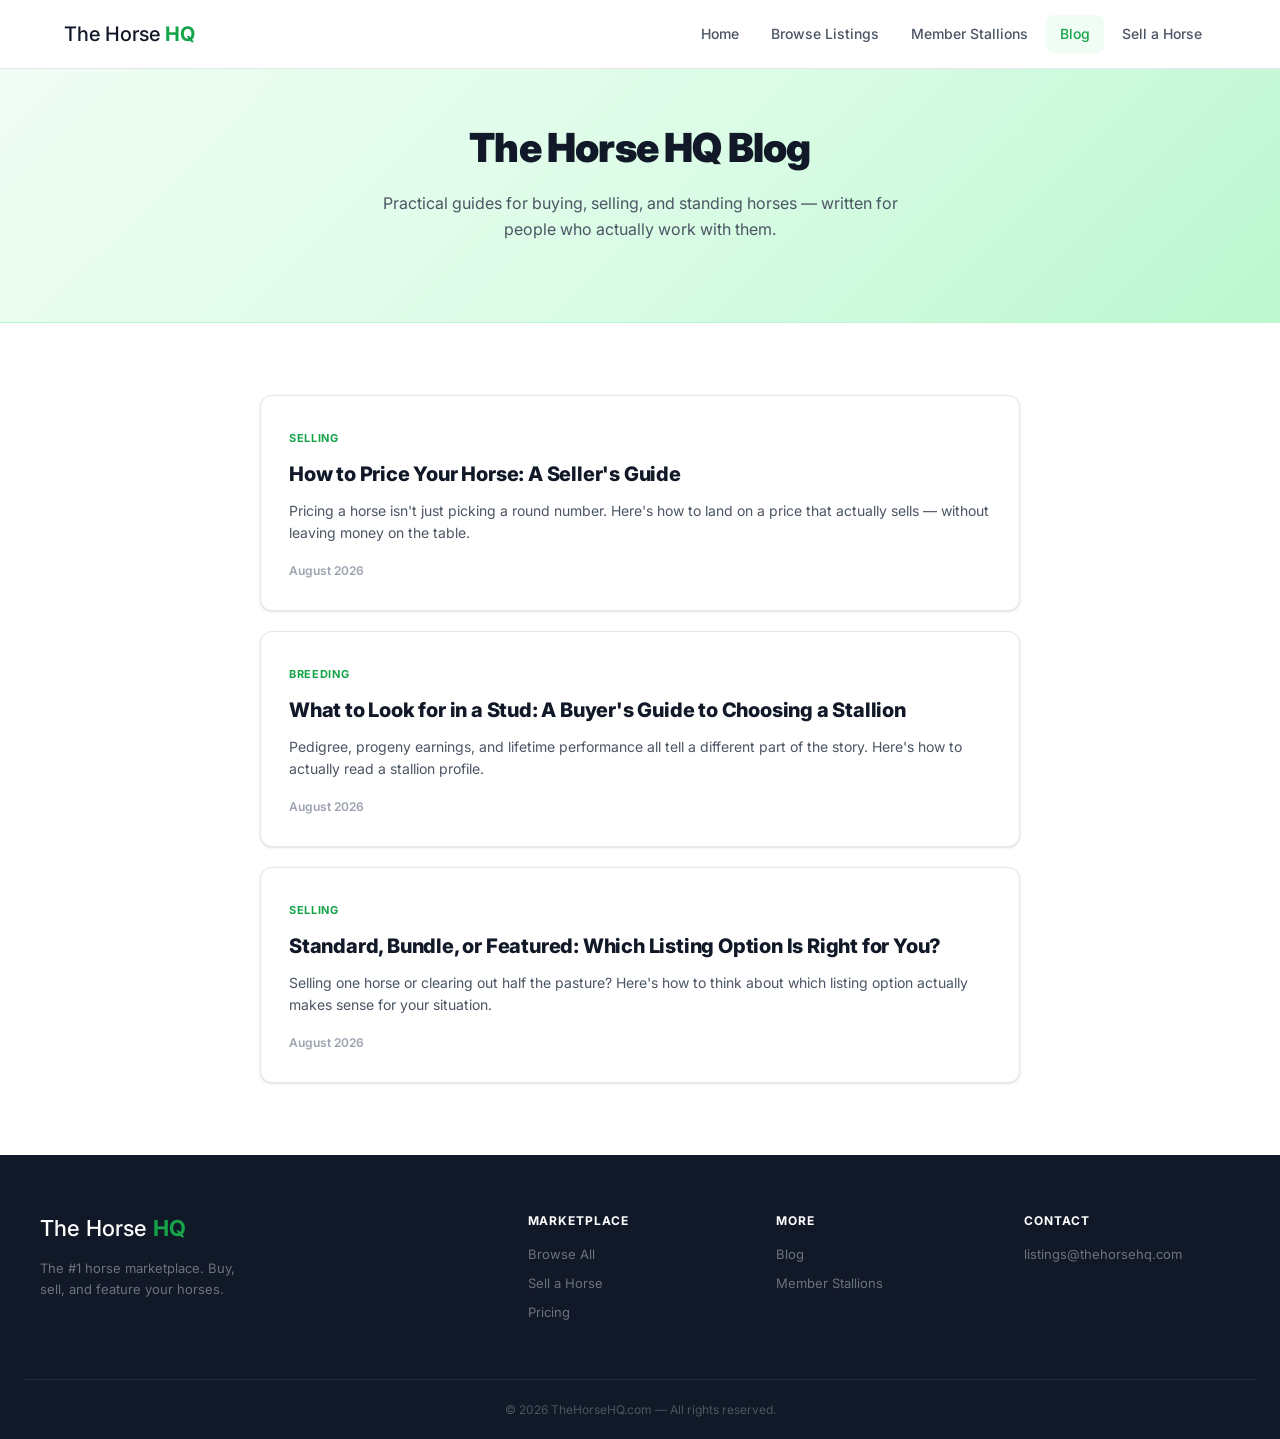
<file: blog/index.html>
<!DOCTYPE html>
<html lang="en">
<head>
  <meta charset="UTF-8">
  <meta name="viewport" content="width=device-width, initial-scale=1.0">
  <title>Blog — The Horse HQ</title>
  <meta name="description" content="Guides on pricing, buying, and selling horses — from The Horse HQ, the marketplace for Racing Quarter Horses, Thoroughbreds, ranch horses, stallions, and more.">
  <link rel="icon" href="../favicon.svg" type="image/svg+xml">
  <meta property="og:type" content="website">
  <meta property="og:site_name" content="The Horse HQ">
  <meta property="og:title" content="Blog — The Horse HQ">
  <meta property="og:description" content="Guides on pricing, buying, and selling horses from The Horse HQ.">
  <meta property="og:url" content="https://thehorsehq.com/blog/">
  <link rel="stylesheet" href="../styles.css">
  <link rel="stylesheet" href="blog.css">
  <link href="https://fonts.googleapis.com/css2?family=Inter:wght@400;500;600;700;800;900&display=swap" rel="stylesheet">
</head>
<body>

  <header class="site-header">
    <div class="header-inner">
      <a href="/" class="logo">
        <span class="logo-text">The Horse <strong>HQ</strong></span>
      </a>
      <nav class="main-nav">
        <a href="/">Home</a>
        <a href="/#listings">Browse Listings</a>
        <a href="/#stallions">Member Stallions</a>
        <a href="index.html" class="active-nav">Blog</a>
        <a href="/#submit">Sell a Horse</a>
      </nav>
    </div>
  </header>

  <section class="hero blog-hero">
    <div class="hero-inner">
      <h1>The Horse HQ Blog</h1>
      <p>Practical guides for buying, selling, and standing horses — written for people who actually work with them.</p>
    </div>
  </section>

  <section class="section">
    <div class="section-inner">
      <div class="blog-list">

        <a class="blog-card" href="how-to-price-your-horse.html">
          <div class="blog-card-body">
            <span class="card-category">Selling</span>
            <h2>How to Price Your Horse: A Seller's Guide</h2>
            <p>Pricing a horse isn't just picking a round number. Here's how to land on a price that actually sells — without leaving money on the table.</p>
            <span class="blog-card-date">August 2026</span>
          </div>
        </a>

        <a class="blog-card" href="stallion-buying-guide.html">
          <div class="blog-card-body">
            <span class="card-category">Breeding</span>
            <h2>What to Look for in a Stud: A Buyer's Guide to Choosing a Stallion</h2>
            <p>Pedigree, progeny earnings, and lifetime performance all tell a different part of the story. Here's how to actually read a stallion profile.</p>
            <span class="blog-card-date">August 2026</span>
          </div>
        </a>

        <a class="blog-card" href="standard-bundle-or-featured.html">
          <div class="blog-card-body">
            <span class="card-category">Selling</span>
            <h2>Standard, Bundle, or Featured: Which Listing Option Is Right for You?</h2>
            <p>Selling one horse or clearing out half the pasture? Here's how to think about which listing option actually makes sense for your situation.</p>
            <span class="blog-card-date">August 2026</span>
          </div>
        </a>

      </div>
    </div>
  </section>

  <footer class="site-footer">
    <div class="footer-inner">
      <div class="footer-brand">
        <span class="logo-text">The Horse <strong>HQ</strong></span>
        <p>The #1 horse marketplace. Buy, sell, and feature your horses.</p>
      </div>
      <div class="footer-links">
        <div>
          <h4>Marketplace</h4>
          <a href="/#listings">Browse All</a>
          <a href="/#submit">Sell a Horse</a>
          <a href="/#pricing">Pricing</a>
        </div>
        <div>
          <h4>More</h4>
          <a href="index.html">Blog</a>
          <a href="/#stallions">Member Stallions</a>
        </div>
        <div>
          <h4>Contact</h4>
          <a href="mailto:listings@thehorsehq.com">listings@thehorsehq.com</a>
        </div>
      </div>
    </div>
    <div class="footer-bottom">
      <p>&copy; 2026 TheHorseHQ.com — All rights reserved.</p>
    </div>
  </footer>

</body>
</html>
</file>
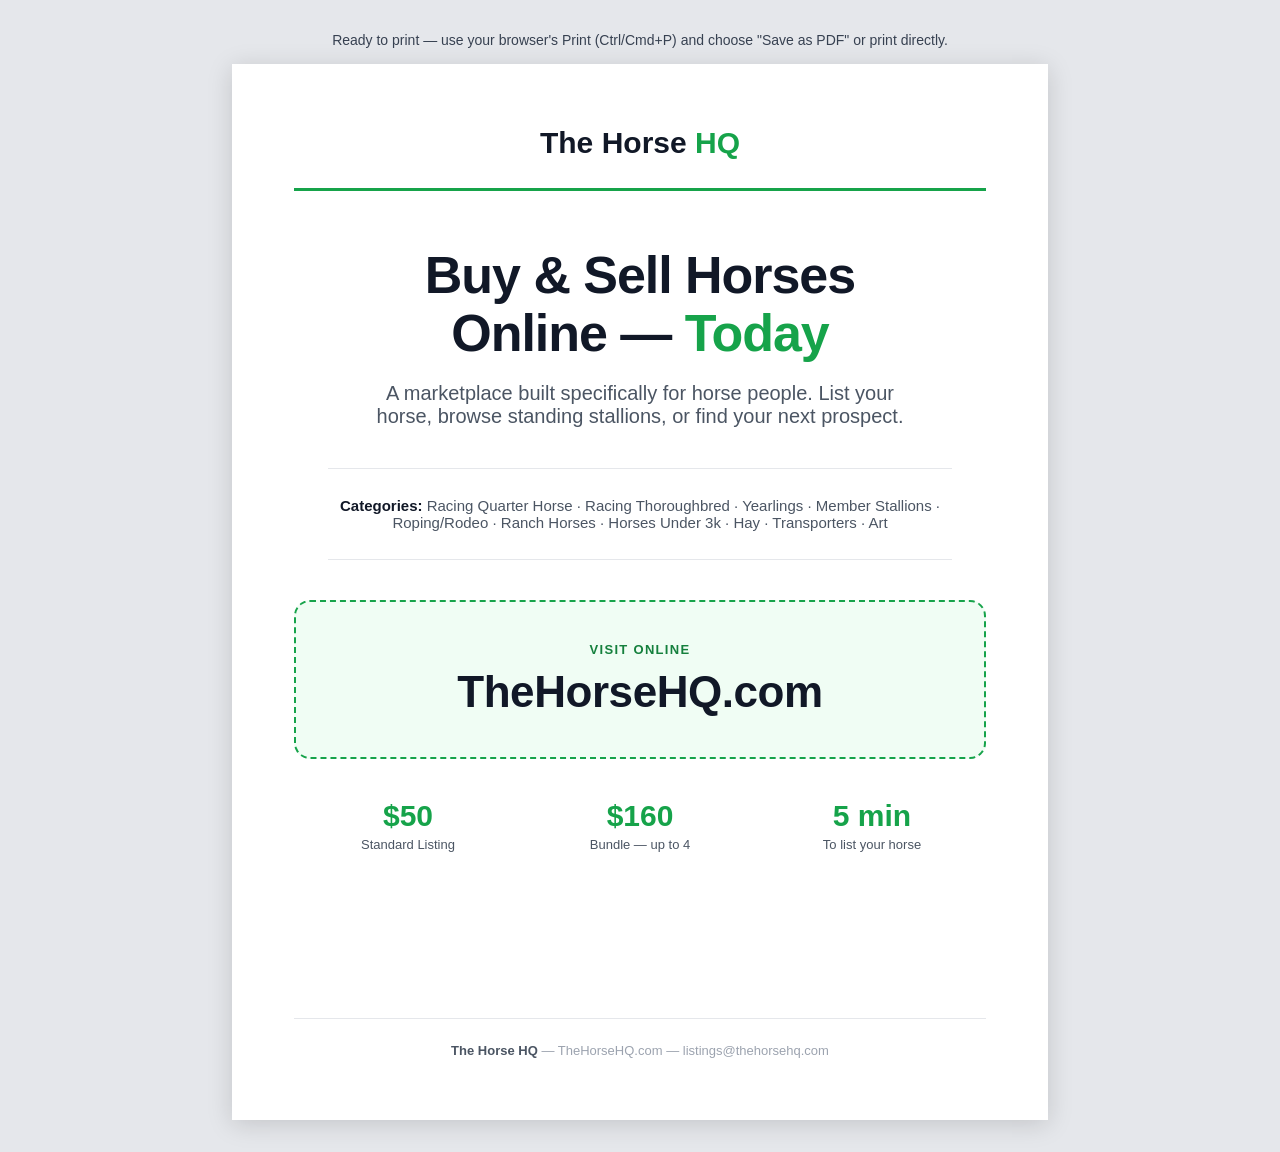
<file: flyer.html>
<!DOCTYPE html>
<html lang="en">
<head>
<meta charset="UTF-8">
<meta name="viewport" content="width=device-width, initial-scale=1.0">
<title>The Horse HQ — Printable Flyer</title>
<link rel="icon" href="favicon.svg" type="image/svg+xml">
<style>
  :root {
    --green: #16a34a;
    --green-dark: #15803d;
    --green-bg: #f0fdf4;
    --gray-900: #111827;
    --gray-600: #4b5563;
    --gray-400: #9ca3af;
  }

  * { box-sizing: border-box; margin: 0; padding: 0; }

  body {
    font-family: 'Segoe UI', Arial, Helvetica, sans-serif;
    background: #e5e7eb;
    display: flex;
    justify-content: center;
    padding: 32px 16px;
  }

  .page {
    width: 8.5in;
    min-height: 11in;
    background: #fff;
    box-shadow: 0 4px 24px rgba(0,0,0,0.15);
    padding: 0.65in;
    display: flex;
    flex-direction: column;
  }

  .print-hint {
    max-width: 8.5in;
    margin: 0 auto 16px;
    text-align: center;
    font-family: 'Segoe UI', Arial, sans-serif;
    color: #374151;
    font-size: 14px;
  }

  .flyer-header {
    text-align: center;
    padding-bottom: 28px;
    border-bottom: 3px solid var(--green);
  }

  .flyer-logo {
    font-size: 30px;
    font-weight: 800;
    color: var(--gray-900);
  }

  .flyer-logo strong { color: var(--green); }

  .flyer-hero {
    text-align: center;
    padding: 56px 0 40px;
  }

  .flyer-hero h1 {
    font-size: 52px;
    font-weight: 900;
    color: var(--gray-900);
    letter-spacing: -0.02em;
    line-height: 1.1;
    margin-bottom: 20px;
  }

  .flyer-hero h1 span { color: var(--green); }

  .flyer-hero p {
    font-size: 20px;
    color: var(--gray-600);
    max-width: 5.5in;
    margin: 0 auto;
  }

  .flyer-categories {
    text-align: center;
    font-size: 15px;
    color: var(--gray-600);
    padding: 28px 0;
    margin: 0 auto 40px;
    max-width: 6.5in;
    border-top: 1px solid #e5e7eb;
    border-bottom: 1px solid #e5e7eb;
  }

  .flyer-categories strong { color: var(--gray-900); }

  .flyer-url-box {
    background: var(--green-bg);
    border: 2px dashed var(--green);
    border-radius: 16px;
    text-align: center;
    padding: 40px 20px;
    margin-bottom: 40px;
  }

  .flyer-url-box .label {
    font-size: 13px;
    font-weight: 700;
    text-transform: uppercase;
    letter-spacing: 0.1em;
    color: var(--green-dark);
    margin-bottom: 10px;
  }

  .flyer-url-box .url {
    font-size: 44px;
    font-weight: 900;
    color: var(--gray-900);
    letter-spacing: -0.01em;
  }

  .flyer-pricing {
    display: flex;
    justify-content: center;
    gap: 40px;
    text-align: center;
    margin-bottom: auto;
    padding-bottom: 40px;
  }

  .flyer-pricing div { flex: 1; max-width: 2in; }

  .flyer-pricing .amount {
    font-size: 30px;
    font-weight: 900;
    color: var(--green);
  }

  .flyer-pricing .label {
    font-size: 13px;
    color: var(--gray-600);
    margin-top: 4px;
  }

  .flyer-footer {
    text-align: center;
    padding-top: 24px;
    border-top: 1px solid #e5e7eb;
    font-size: 13px;
    color: var(--gray-400);
  }

  .flyer-footer strong { color: var(--gray-600); }

  @media print {
    body { background: #fff; padding: 0; }
    .print-hint { display: none; }
    .page { box-shadow: none; padding: 0.4in; width: 100%; min-height: 100vh; }
    @page { size: letter; margin: 0.4in; }
  }
</style>
</head>
<body>

  <div>
    <p class="print-hint">Ready to print — use your browser's Print (Ctrl/Cmd+P) and choose "Save as PDF" or print directly.</p>

    <div class="page">
      <div class="flyer-header">
        <div class="flyer-logo">The Horse <strong>HQ</strong></div>
      </div>

      <div class="flyer-hero">
        <h1>Buy & Sell Horses<br>Online — <span>Today</span></h1>
        <p>A marketplace built specifically for horse people. List your horse, browse standing stallions, or find your next prospect.</p>
      </div>

      <div class="flyer-categories">
        <strong>Categories:</strong> Racing Quarter Horse &middot; Racing Thoroughbred &middot; Yearlings &middot; Member Stallions &middot; Roping/Rodeo &middot; Ranch Horses &middot; Horses Under 3k &middot; Hay &middot; Transporters &middot; Art
      </div>

      <div class="flyer-url-box">
        <div class="label">Visit Online</div>
        <div class="url">TheHorseHQ.com</div>
      </div>

      <div class="flyer-pricing">
        <div>
          <div class="amount">$50</div>
          <div class="label">Standard Listing</div>
        </div>
        <div>
          <div class="amount">$160</div>
          <div class="label">Bundle — up to 4</div>
        </div>
        <div>
          <div class="amount">5 min</div>
          <div class="label">To list your horse</div>
        </div>
      </div>

      <div class="flyer-footer">
        <p><strong>The Horse HQ</strong> — TheHorseHQ.com — listings@thehorsehq.com</p>
      </div>
    </div>
  </div>

</body>
</html>
</file>
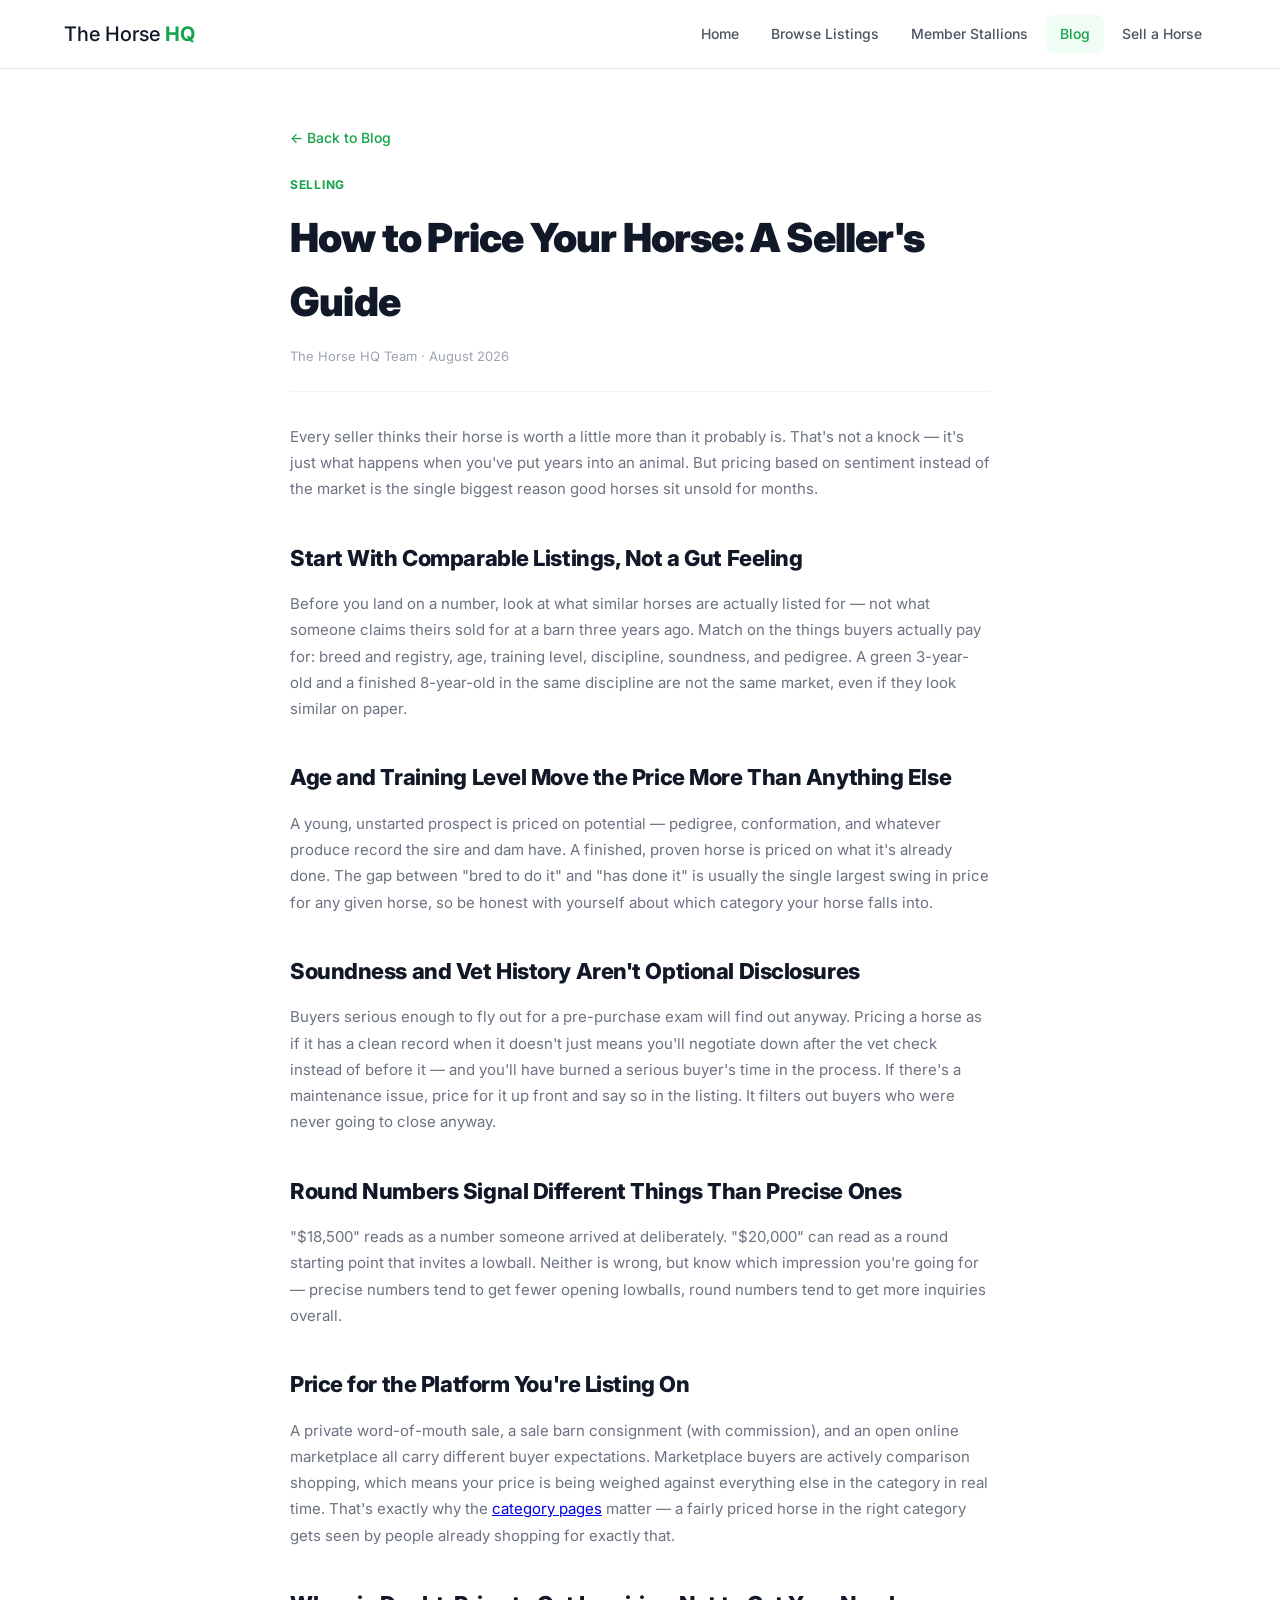
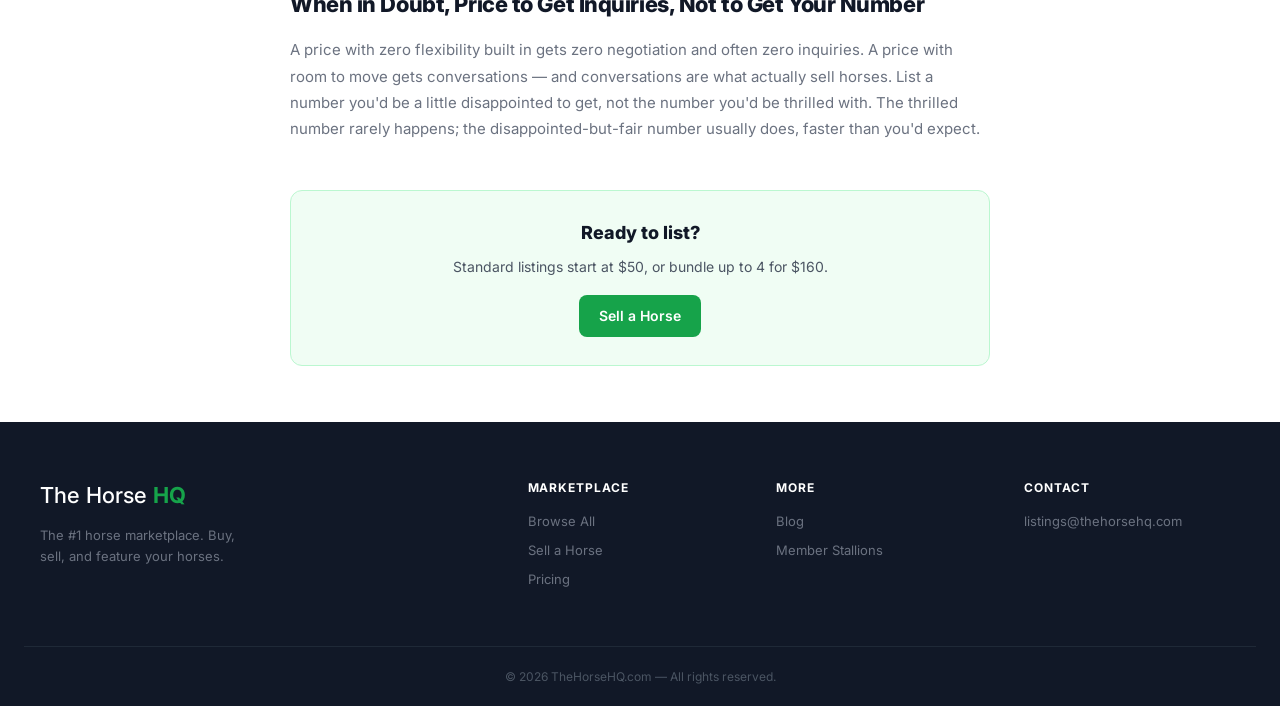
<file: blog/how-to-price-your-horse.html>
<!DOCTYPE html>
<html lang="en">
<head>
  <meta charset="UTF-8">
  <meta name="viewport" content="width=device-width, initial-scale=1.0">
  <title>How to Price Your Horse: A Seller's Guide — The Horse HQ</title>
  <meta name="description" content="Pricing a horse isn't just picking a round number. A practical guide to landing on a price that actually sells, without leaving money on the table.">
  <link rel="icon" href="../favicon.svg" type="image/svg+xml">
  <meta property="og:type" content="article">
  <meta property="og:site_name" content="The Horse HQ">
  <meta property="og:title" content="How to Price Your Horse: A Seller's Guide">
  <meta property="og:description" content="Pricing a horse isn't just picking a round number. Here's how to land on a price that actually sells.">
  <meta property="og:url" content="https://thehorsehq.com/blog/how-to-price-your-horse.html">
  <link rel="stylesheet" href="../styles.css">
  <link rel="stylesheet" href="blog.css">
  <link href="https://fonts.googleapis.com/css2?family=Inter:wght@400;500;600;700;800;900&display=swap" rel="stylesheet">
</head>
<body>

  <header class="site-header">
    <div class="header-inner">
      <a href="/" class="logo">
        <span class="logo-text">The Horse <strong>HQ</strong></span>
      </a>
      <nav class="main-nav">
        <a href="/">Home</a>
        <a href="/#listings">Browse Listings</a>
        <a href="/#stallions">Member Stallions</a>
        <a href="index.html" class="active-nav">Blog</a>
        <a href="/#submit">Sell a Horse</a>
      </nav>
    </div>
  </header>

  <section class="section blog-post-section">
    <div class="blog-post-inner">
      <div class="blog-breadcrumb"><a href="index.html">← Back to Blog</a></div>

      <span class="card-category">Selling</span>
      <h1>How to Price Your Horse: A Seller's Guide</h1>
      <div class="blog-meta">The Horse HQ Team · August 2026</div>

      <div class="blog-body">
        <p>Every seller thinks their horse is worth a little more than it probably is. That's not a knock — it's just what happens when you've put years into an animal. But pricing based on sentiment instead of the market is the single biggest reason good horses sit unsold for months.</p>

        <h2>Start With Comparable Listings, Not a Gut Feeling</h2>
        <p>Before you land on a number, look at what similar horses are actually listed for — not what someone claims theirs sold for at a barn three years ago. Match on the things buyers actually pay for: breed and registry, age, training level, discipline, soundness, and pedigree. A green 3-year-old and a finished 8-year-old in the same discipline are not the same market, even if they look similar on paper.</p>

        <h2>Age and Training Level Move the Price More Than Anything Else</h2>
        <p>A young, unstarted prospect is priced on potential — pedigree, conformation, and whatever produce record the sire and dam have. A finished, proven horse is priced on what it's already done. The gap between "bred to do it" and "has done it" is usually the single largest swing in price for any given horse, so be honest with yourself about which category your horse falls into.</p>

        <h2>Soundness and Vet History Aren't Optional Disclosures</h2>
        <p>Buyers serious enough to fly out for a pre-purchase exam will find out anyway. Pricing a horse as if it has a clean record when it doesn't just means you'll negotiate down after the vet check instead of before it — and you'll have burned a serious buyer's time in the process. If there's a maintenance issue, price for it up front and say so in the listing. It filters out buyers who were never going to close anyway.</p>

        <h2>Round Numbers Signal Different Things Than Precise Ones</h2>
        <p>"$18,500" reads as a number someone arrived at deliberately. "$20,000" can read as a round starting point that invites a lowball. Neither is wrong, but know which impression you're going for — precise numbers tend to get fewer opening lowballs, round numbers tend to get more inquiries overall.</p>

        <h2>Price for the Platform You're Listing On</h2>
        <p>A private word-of-mouth sale, a sale barn consignment (with commission), and an open online marketplace all carry different buyer expectations. Marketplace buyers are actively comparison shopping, which means your price is being weighed against everything else in the category in real time. That's exactly why the <a href="../index.html">category pages</a> matter — a fairly priced horse in the right category gets seen by people already shopping for exactly that.</p>

        <h2>When in Doubt, Price to Get Inquiries, Not to Get Your Number</h2>
        <p>A price with zero flexibility built in gets zero negotiation and often zero inquiries. A price with room to move gets conversations — and conversations are what actually sell horses. List a number you'd be a little disappointed to get, not the number you'd be thrilled with. The thrilled number rarely happens; the disappointed-but-fair number usually does, faster than you'd expect.</p>
      </div>

      <div class="blog-cta">
        <h3>Ready to list?</h3>
        <p>Standard listings start at $50, or bundle up to 4 for $160.</p>
        <a href="/#submit" class="btn btn-primary">Sell a Horse</a>
      </div>
    </div>
  </section>

  <footer class="site-footer">
    <div class="footer-inner">
      <div class="footer-brand">
        <span class="logo-text">The Horse <strong>HQ</strong></span>
        <p>The #1 horse marketplace. Buy, sell, and feature your horses.</p>
      </div>
      <div class="footer-links">
        <div>
          <h4>Marketplace</h4>
          <a href="/#listings">Browse All</a>
          <a href="/#submit">Sell a Horse</a>
          <a href="/#pricing">Pricing</a>
        </div>
        <div>
          <h4>More</h4>
          <a href="index.html">Blog</a>
          <a href="/#stallions">Member Stallions</a>
        </div>
        <div>
          <h4>Contact</h4>
          <a href="mailto:listings@thehorsehq.com">listings@thehorsehq.com</a>
        </div>
      </div>
    </div>
    <div class="footer-bottom">
      <p>&copy; 2026 TheHorseHQ.com — All rights reserved.</p>
    </div>
  </footer>

</body>
</html>
</file>
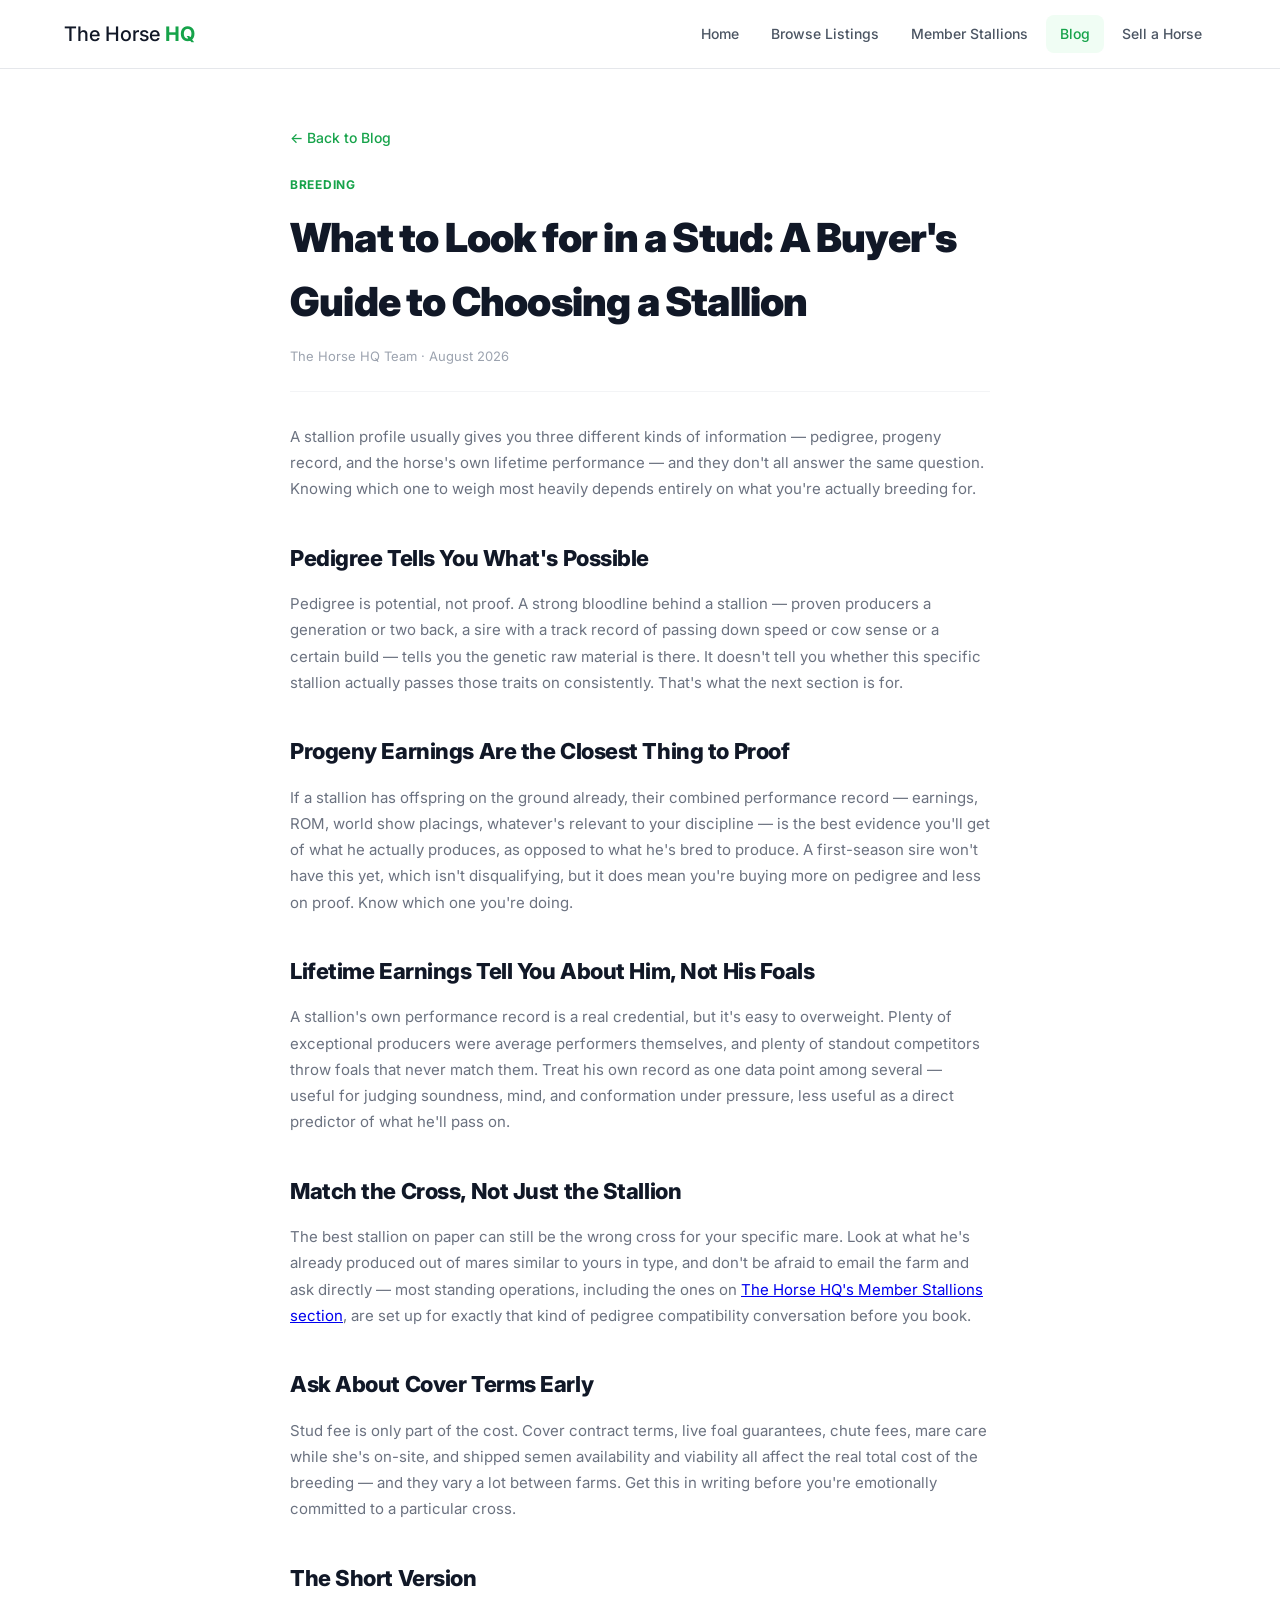
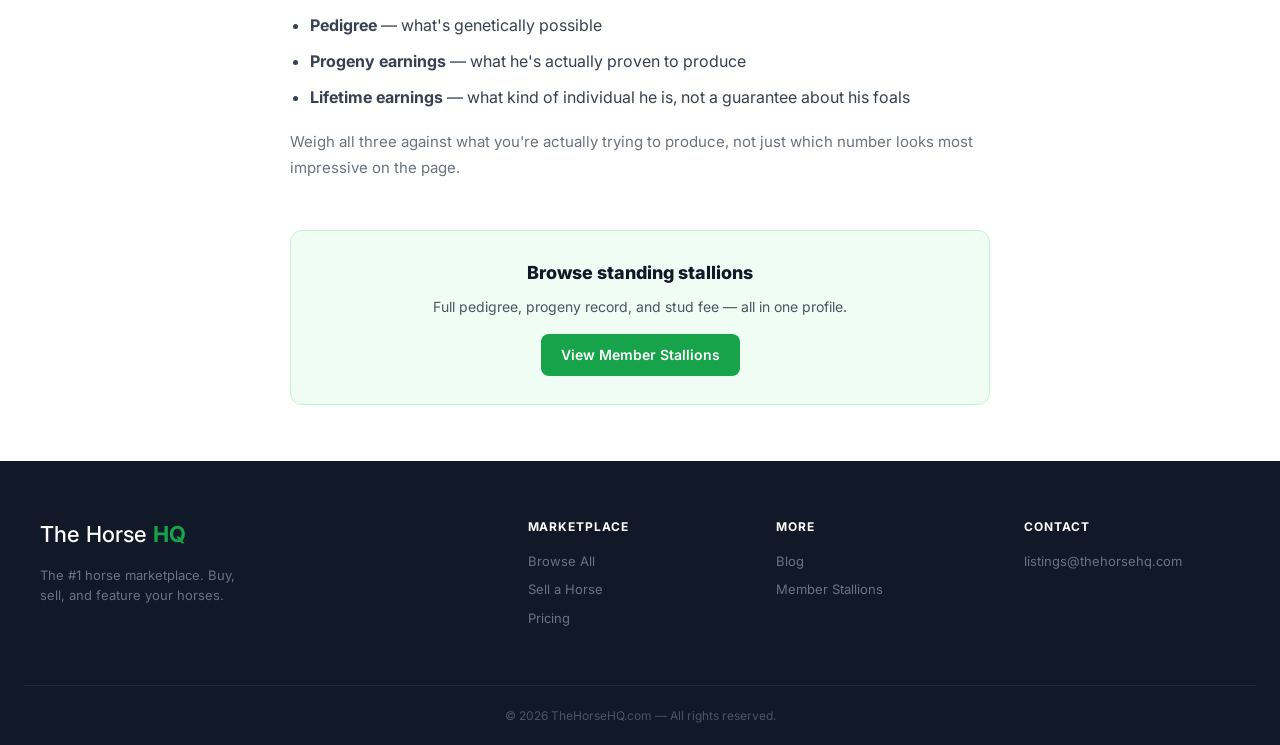
<file: blog/stallion-buying-guide.html>
<!DOCTYPE html>
<html lang="en">
<head>
  <meta charset="UTF-8">
  <meta name="viewport" content="width=device-width, initial-scale=1.0">
  <title>What to Look for in a Stud: A Buyer's Guide to Choosing a Stallion — The Horse HQ</title>
  <meta name="description" content="Pedigree, progeny earnings, and lifetime performance all tell a different part of the story. Here's how to actually read a stallion profile before you book.">
  <link rel="icon" href="../favicon.svg" type="image/svg+xml">
  <meta property="og:type" content="article">
  <meta property="og:site_name" content="The Horse HQ">
  <meta property="og:title" content="What to Look for in a Stud: A Buyer's Guide to Choosing a Stallion">
  <meta property="og:description" content="How to actually read a stallion profile — pedigree, progeny earnings, and lifetime performance.">
  <meta property="og:url" content="https://thehorsehq.com/blog/stallion-buying-guide.html">
  <link rel="stylesheet" href="../styles.css">
  <link rel="stylesheet" href="blog.css">
  <link href="https://fonts.googleapis.com/css2?family=Inter:wght@400;500;600;700;800;900&display=swap" rel="stylesheet">
</head>
<body>

  <header class="site-header">
    <div class="header-inner">
      <a href="/" class="logo">
        <span class="logo-text">The Horse <strong>HQ</strong></span>
      </a>
      <nav class="main-nav">
        <a href="/">Home</a>
        <a href="/#listings">Browse Listings</a>
        <a href="/#stallions">Member Stallions</a>
        <a href="index.html" class="active-nav">Blog</a>
        <a href="/#submit">Sell a Horse</a>
      </nav>
    </div>
  </header>

  <section class="section blog-post-section">
    <div class="blog-post-inner">
      <div class="blog-breadcrumb"><a href="index.html">← Back to Blog</a></div>

      <span class="card-category">Breeding</span>
      <h1>What to Look for in a Stud: A Buyer's Guide to Choosing a Stallion</h1>
      <div class="blog-meta">The Horse HQ Team · August 2026</div>

      <div class="blog-body">
        <p>A stallion profile usually gives you three different kinds of information — pedigree, progeny record, and the horse's own lifetime performance — and they don't all answer the same question. Knowing which one to weigh most heavily depends entirely on what you're actually breeding for.</p>

        <h2>Pedigree Tells You What's Possible</h2>
        <p>Pedigree is potential, not proof. A strong bloodline behind a stallion — proven producers a generation or two back, a sire with a track record of passing down speed or cow sense or a certain build — tells you the genetic raw material is there. It doesn't tell you whether this specific stallion actually passes those traits on consistently. That's what the next section is for.</p>

        <h2>Progeny Earnings Are the Closest Thing to Proof</h2>
        <p>If a stallion has offspring on the ground already, their combined performance record — earnings, ROM, world show placings, whatever's relevant to your discipline — is the best evidence you'll get of what he actually produces, as opposed to what he's bred to produce. A first-season sire won't have this yet, which isn't disqualifying, but it does mean you're buying more on pedigree and less on proof. Know which one you're doing.</p>

        <h2>Lifetime Earnings Tell You About Him, Not His Foals</h2>
        <p>A stallion's own performance record is a real credential, but it's easy to overweight. Plenty of exceptional producers were average performers themselves, and plenty of standout competitors throw foals that never match them. Treat his own record as one data point among several — useful for judging soundness, mind, and conformation under pressure, less useful as a direct predictor of what he'll pass on.</p>

        <h2>Match the Cross, Not Just the Stallion</h2>
        <p>The best stallion on paper can still be the wrong cross for your specific mare. Look at what he's already produced out of mares similar to yours in type, and don't be afraid to email the farm and ask directly — most standing operations, including the ones on <a href="/#stallions">The Horse HQ's Member Stallions section</a>, are set up for exactly that kind of pedigree compatibility conversation before you book.</p>

        <h2>Ask About Cover Terms Early</h2>
        <p>Stud fee is only part of the cost. Cover contract terms, live foal guarantees, chute fees, mare care while she's on-site, and shipped semen availability and viability all affect the real total cost of the breeding — and they vary a lot between farms. Get this in writing before you're emotionally committed to a particular cross.</p>

        <h2>The Short Version</h2>
        <ul>
          <li><strong>Pedigree</strong> — what's genetically possible</li>
          <li><strong>Progeny earnings</strong> — what he's actually proven to produce</li>
          <li><strong>Lifetime earnings</strong> — what kind of individual he is, not a guarantee about his foals</li>
        </ul>
        <p>Weigh all three against what you're actually trying to produce, not just which number looks most impressive on the page.</p>
      </div>

      <div class="blog-cta">
        <h3>Browse standing stallions</h3>
        <p>Full pedigree, progeny record, and stud fee — all in one profile.</p>
        <a href="/#stallions" class="btn btn-primary">View Member Stallions</a>
      </div>
    </div>
  </section>

  <footer class="site-footer">
    <div class="footer-inner">
      <div class="footer-brand">
        <span class="logo-text">The Horse <strong>HQ</strong></span>
        <p>The #1 horse marketplace. Buy, sell, and feature your horses.</p>
      </div>
      <div class="footer-links">
        <div>
          <h4>Marketplace</h4>
          <a href="/#listings">Browse All</a>
          <a href="/#submit">Sell a Horse</a>
          <a href="/#pricing">Pricing</a>
        </div>
        <div>
          <h4>More</h4>
          <a href="index.html">Blog</a>
          <a href="/#stallions">Member Stallions</a>
        </div>
        <div>
          <h4>Contact</h4>
          <a href="mailto:listings@thehorsehq.com">listings@thehorsehq.com</a>
        </div>
      </div>
    </div>
    <div class="footer-bottom">
      <p>&copy; 2026 TheHorseHQ.com — All rights reserved.</p>
    </div>
  </footer>

</body>
</html>
</file>
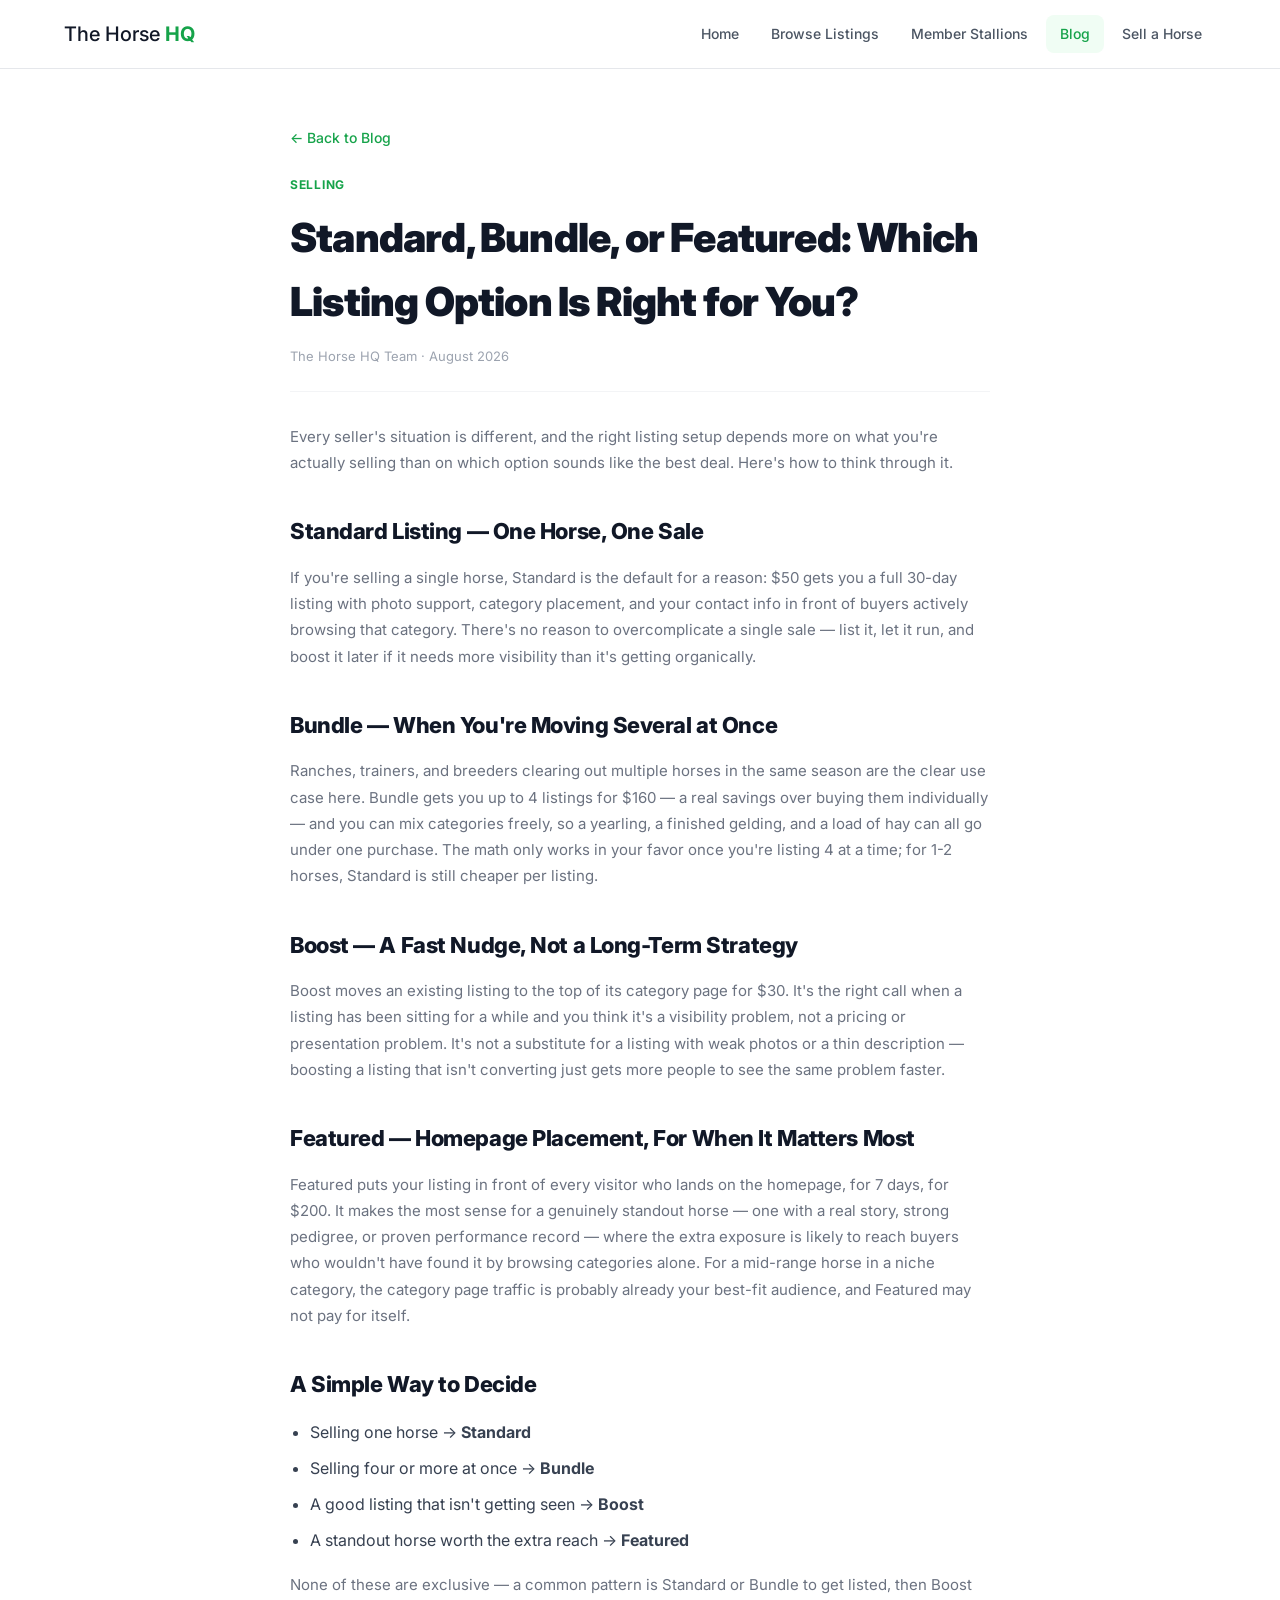
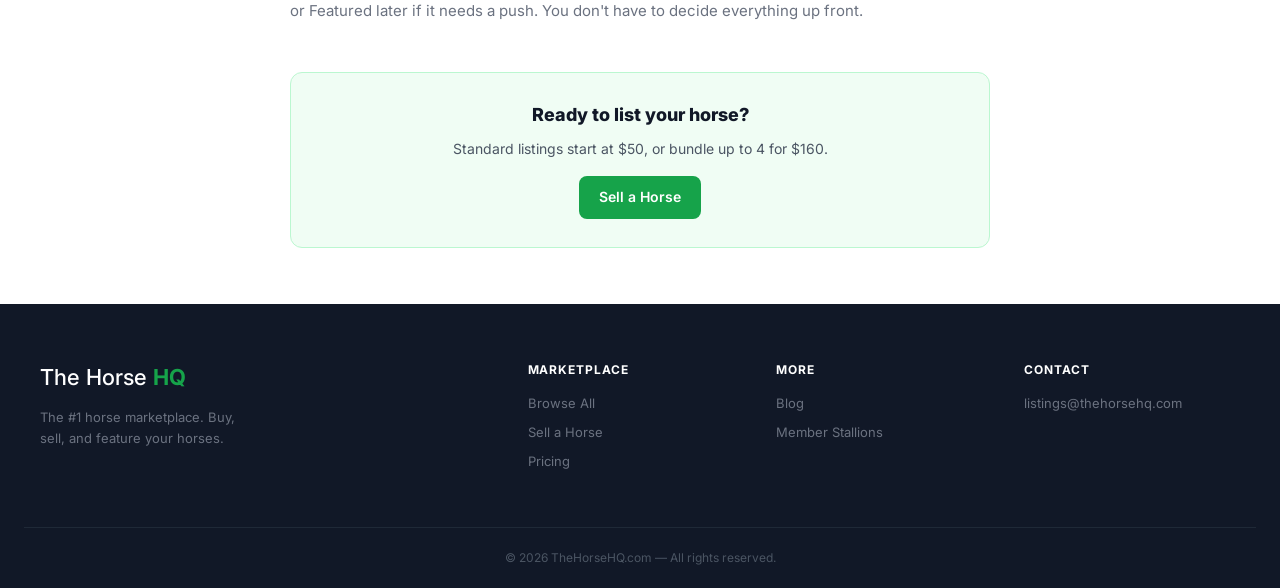
<file: blog/standard-bundle-or-featured.html>
<!DOCTYPE html>
<html lang="en">
<head>
  <meta charset="UTF-8">
  <meta name="viewport" content="width=device-width, initial-scale=1.0">
  <title>Standard, Bundle, or Featured: Which Listing Option Is Right for You? — The Horse HQ</title>
  <meta name="description" content="Selling one horse or clearing out half the pasture? Here's how to think about which listing option — Standard, Bundle, or Featured — actually makes sense.">
  <link rel="icon" href="../favicon.svg" type="image/svg+xml">
  <meta property="og:type" content="article">
  <meta property="og:site_name" content="The Horse HQ">
  <meta property="og:title" content="Standard, Bundle, or Featured: Which Listing Option Is Right for You?">
  <meta property="og:description" content="How to think about which listing option actually makes sense for your situation.">
  <meta property="og:url" content="https://thehorsehq.com/blog/standard-bundle-or-featured.html">
  <link rel="stylesheet" href="../styles.css">
  <link rel="stylesheet" href="blog.css">
  <link href="https://fonts.googleapis.com/css2?family=Inter:wght@400;500;600;700;800;900&display=swap" rel="stylesheet">
</head>
<body>

  <header class="site-header">
    <div class="header-inner">
      <a href="/" class="logo">
        <span class="logo-text">The Horse <strong>HQ</strong></span>
      </a>
      <nav class="main-nav">
        <a href="/">Home</a>
        <a href="/#listings">Browse Listings</a>
        <a href="/#stallions">Member Stallions</a>
        <a href="index.html" class="active-nav">Blog</a>
        <a href="/#submit">Sell a Horse</a>
      </nav>
    </div>
  </header>

  <section class="section blog-post-section">
    <div class="blog-post-inner">
      <div class="blog-breadcrumb"><a href="index.html">← Back to Blog</a></div>

      <span class="card-category">Selling</span>
      <h1>Standard, Bundle, or Featured: Which Listing Option Is Right for You?</h1>
      <div class="blog-meta">The Horse HQ Team · August 2026</div>

      <div class="blog-body">
        <p>Every seller's situation is different, and the right listing setup depends more on what you're actually selling than on which option sounds like the best deal. Here's how to think through it.</p>

        <h2>Standard Listing — One Horse, One Sale</h2>
        <p>If you're selling a single horse, Standard is the default for a reason: $50 gets you a full 30-day listing with photo support, category placement, and your contact info in front of buyers actively browsing that category. There's no reason to overcomplicate a single sale — list it, let it run, and boost it later if it needs more visibility than it's getting organically.</p>

        <h2>Bundle — When You're Moving Several at Once</h2>
        <p>Ranches, trainers, and breeders clearing out multiple horses in the same season are the clear use case here. Bundle gets you up to 4 listings for $160 — a real savings over buying them individually — and you can mix categories freely, so a yearling, a finished gelding, and a load of hay can all go under one purchase. The math only works in your favor once you're listing 4 at a time; for 1-2 horses, Standard is still cheaper per listing.</p>

        <h2>Boost — A Fast Nudge, Not a Long-Term Strategy</h2>
        <p>Boost moves an existing listing to the top of its category page for $30. It's the right call when a listing has been sitting for a while and you think it's a visibility problem, not a pricing or presentation problem. It's not a substitute for a listing with weak photos or a thin description — boosting a listing that isn't converting just gets more people to see the same problem faster.</p>

        <h2>Featured — Homepage Placement, For When It Matters Most</h2>
        <p>Featured puts your listing in front of every visitor who lands on the homepage, for 7 days, for $200. It makes the most sense for a genuinely standout horse — one with a real story, strong pedigree, or proven performance record — where the extra exposure is likely to reach buyers who wouldn't have found it by browsing categories alone. For a mid-range horse in a niche category, the category page traffic is probably already your best-fit audience, and Featured may not pay for itself.</p>

        <h2>A Simple Way to Decide</h2>
        <ul>
          <li>Selling one horse → <strong>Standard</strong></li>
          <li>Selling four or more at once → <strong>Bundle</strong></li>
          <li>A good listing that isn't getting seen → <strong>Boost</strong></li>
          <li>A standout horse worth the extra reach → <strong>Featured</strong></li>
        </ul>
        <p>None of these are exclusive — a common pattern is Standard or Bundle to get listed, then Boost or Featured later if it needs a push. You don't have to decide everything up front.</p>
      </div>

      <div class="blog-cta">
        <h3>Ready to list your horse?</h3>
        <p>Standard listings start at $50, or bundle up to 4 for $160.</p>
        <a href="/#submit" class="btn btn-primary">Sell a Horse</a>
      </div>
    </div>
  </section>

  <footer class="site-footer">
    <div class="footer-inner">
      <div class="footer-brand">
        <span class="logo-text">The Horse <strong>HQ</strong></span>
        <p>The #1 horse marketplace. Buy, sell, and feature your horses.</p>
      </div>
      <div class="footer-links">
        <div>
          <h4>Marketplace</h4>
          <a href="/#listings">Browse All</a>
          <a href="/#submit">Sell a Horse</a>
          <a href="/#pricing">Pricing</a>
        </div>
        <div>
          <h4>More</h4>
          <a href="index.html">Blog</a>
          <a href="/#stallions">Member Stallions</a>
        </div>
        <div>
          <h4>Contact</h4>
          <a href="mailto:listings@thehorsehq.com">listings@thehorsehq.com</a>
        </div>
      </div>
    </div>
    <div class="footer-bottom">
      <p>&copy; 2026 TheHorseHQ.com — All rights reserved.</p>
    </div>
  </footer>

</body>
</html>
</file>
<file: styles.css>
/* ========================
   The Horse HQ — Styles
   White + Green Theme
   ======================== */

:root {
  --green: #16a34a;
  --green-dark: #15803d;
  --green-light: #dcfce7;
  --green-bg: #f0fdf4;
  --white: #ffffff;
  --gray-50: #f9fafb;
  --gray-100: #f3f4f6;
  --gray-200: #e5e7eb;
  --gray-300: #d1d5db;
  --gray-400: #9ca3af;
  --gray-500: #6b7280;
  --gray-600: #4b5563;
  --gray-700: #374151;
  --gray-800: #1f2937;
  --gray-900: #111827;
  --border: #e5e7eb;
  --shadow: 0 1px 3px rgba(0,0,0,0.08), 0 1px 2px rgba(0,0,0,0.06);
  --shadow-md: 0 4px 14px rgba(0,0,0,0.08), 0 2px 6px rgba(0,0,0,0.06);
  --shadow-lg: 0 10px 30px rgba(0,0,0,0.10), 0 4px 12px rgba(0,0,0,0.06);
  --radius: 12px;
  --radius-sm: 8px;
}

* { box-sizing: border-box; margin: 0; padding: 0; }

body {
  font-family: 'Inter', -apple-system, BlinkMacSystemFont, sans-serif;
  background: var(--white);
  color: var(--gray-800);
  line-height: 1.6;
  -webkit-font-smoothing: antialiased;
}

/* ---- HEADER ---- */
.site-header {
  background: var(--white);
  border-bottom: 1px solid var(--border);
  position: sticky;
  top: 0;
  z-index: 100;
}

.header-inner {
  max-width: 1200px;
  margin: 0 auto;
  padding: 0 24px;
  display: flex;
  align-items: center;
  justify-content: space-between;
  height: 68px;
}

.logo {
  display: flex;
  align-items: center;
  gap: 10px;
  text-decoration: none;
  color: var(--gray-900);
}

.logo-text {
  font-size: 20px;
  font-weight: 500;
}

.logo-text strong { color: var(--green); }

.main-nav {
  display: flex;
  align-items: center;
  gap: 4px;
}

.main-nav a {
  text-decoration: none;
  color: var(--gray-600);
  font-size: 14px;
  font-weight: 500;
  padding: 8px 14px;
  border-radius: 8px;
  transition: all 0.2s;
}

.main-nav a:hover {
  color: var(--green);
  background: var(--green-bg);
}

.mobile-menu-btn {
  display: none;
  background: none;
  border: 1px solid var(--border);
  border-radius: 8px;
  padding: 8px 12px;
  font-size: 20px;
  cursor: pointer;
  color: var(--gray-700);
}

.mobile-nav {
  display: none;
  flex-direction: column;
  padding: 12px 24px;
  border-top: 1px solid var(--border);
  background: var(--white);
}

.mobile-nav a {
  text-decoration: none;
  color: var(--gray-700);
  font-weight: 500;
  padding: 12px 0;
  border-bottom: 1px solid var(--gray-100);
}

.mobile-nav.open { display: flex; }

/* ---- PAGES ---- */
.page { display: none; }
.page.active { display: block; }

/* ---- HERO ---- */
.hero {
  background: linear-gradient(135deg, #f0fdf4 0%, #dcfce7 50%, #bbf7d0 100%);
  border-bottom: 1px solid #bbf7d0;
  padding: 32px 24px;
  text-align: center;
}

.hero-inner { max-width: 720px; margin: 0 auto; }

.hero h1 {
  font-size: clamp(26px, 5vw, 40px);
  font-weight: 900;
  color: var(--gray-900);
  line-height: 1.15;
  margin-bottom: 20px;
  letter-spacing: -0.02em;
}

.hero p {
  font-size: 16px;
  color: var(--gray-600);
  margin-bottom: 24px;
  max-width: 540px;
  margin-left: auto;
  margin-right: auto;
}

.hero-actions {
  display: flex;
  gap: 12px;
  justify-content: center;
  flex-wrap: wrap;
}

/* ---- BUTTONS ---- */
.btn {
  display: inline-flex;
  align-items: center;
  gap: 6px;
  padding: 10px 20px;
  border-radius: var(--radius-sm);
  font-size: 14px;
  font-weight: 600;
  text-decoration: none;
  border: none;
  cursor: pointer;
  transition: all 0.2s;
  white-space: nowrap;
}

.btn-primary {
  background: var(--green);
  color: #fff;
}

.btn-primary:hover { background: var(--green-dark); transform: translateY(-1px); box-shadow: 0 4px 12px rgba(22,163,74,0.35); }
.btn-primary:active { transform: translateY(0); }

.btn-outline {
  background: var(--white);
  color: var(--green);
  border: 1.5px solid var(--green);
}

.btn-outline:hover { background: var(--green-bg); }

.btn-lg { padding: 14px 28px; font-size: 16px; }
.btn-block { width: 100%; justify-content: center; }

/* ---- SECTIONS ---- */
.section { padding: 72px 24px; }
.section-inner { max-width: 1200px; margin: 0 auto; }

.section-header {
  display: flex;
  align-items: flex-start;
  justify-content: space-between;
  gap: 16px;
  margin-bottom: 40px;
  flex-wrap: wrap;
}

.section-label {
  font-size: 12px;
  font-weight: 700;
  text-transform: uppercase;
  letter-spacing: 0.08em;
  color: var(--green);
  display: block;
  margin-bottom: 6px;
}

.section h2 {
  font-size: clamp(24px, 4vw, 32px);
  font-weight: 800;
  color: var(--gray-900);
  margin-bottom: 6px;
  letter-spacing: -0.02em;
}

.section p { color: var(--gray-500); font-size: 15px; }

/* ---- FEATURED SECTION ---- */
.featured-section {
  background: var(--gray-50);
  border-top: 1px solid var(--border);
  border-bottom: 1px solid var(--border);
}

/* ---- LISTINGS GRID ---- */
.listings-grid {
  display: grid;
  grid-template-columns: repeat(auto-fill, minmax(280px, 1fr));
  gap: 24px;
}

/* ---- LISTING CARD ---- */
.listing-card {
  background: var(--white);
  border: 1px solid var(--border);
  border-radius: var(--radius);
  overflow: hidden;
  transition: all 0.25s;
  cursor: pointer;
  box-shadow: var(--shadow);
}

.listing-card:hover {
  border-color: var(--green);
  box-shadow: var(--shadow-md);
  transform: translateY(-2px);
}

.listing-card.featured {
  border: 2px solid var(--green);
  position: relative;
}

.listing-card.featured::before {
  content: 'Featured';
  position: absolute;
  top: 12px;
  right: 12px;
  background: var(--green);
  color: #fff;
  font-size: 11px;
  font-weight: 700;
  padding: 3px 10px;
  border-radius: 20px;
  z-index: 2;
}

.listing-card.founding {
  border: 2px solid #d97706;
  position: relative;
}

.listing-card.founding::after {
  content: 'Founding Partner';
  position: absolute;
  top: 12px;
  left: 12px;
  background: #d97706;
  color: #fff;
  font-size: 11px;
  font-weight: 700;
  padding: 3px 10px;
  border-radius: 20px;
  z-index: 2;
}

.card-image {
  width: 100%;
  height: 200px;
  object-fit: cover;
  display: block;
  background: var(--gray-100);
}

.card-body { padding: 18px; }

.card-category {
  font-size: 11px;
  font-weight: 700;
  text-transform: uppercase;
  letter-spacing: 0.06em;
  color: var(--green);
  margin-bottom: 6px;
}

.card-title {
  font-size: 16px;
  font-weight: 700;
  color: var(--gray-900);
  margin-bottom: 6px;
  line-height: 1.3;
  display: -webkit-box;
  -webkit-line-clamp: 2;
  -webkit-box-orient: vertical;
  overflow: hidden;
}

.card-meta {
  font-size: 13px;
  color: var(--gray-400);
  margin-bottom: 10px;
}

.card-price {
  font-size: 22px;
  font-weight: 900;
  color: var(--green-dark);
  margin-bottom: 10px;
}

.card-price small {
  font-size: 14px;
  font-weight: 500;
  color: var(--gray-400);
}

.card-desc {
  font-size: 13px;
  color: var(--gray-500);
  line-height: 1.55;
  display: -webkit-box;
  -webkit-line-clamp: 3;
  -webkit-box-orient: vertical;
  overflow: hidden;
  margin-bottom: 14px;
}

.card-footer {
  display: flex;
  align-items: center;
  justify-content: space-between;
  border-top: 1px solid var(--gray-100);
  padding-top: 14px;
}

.card-seller {
  font-size: 12px;
  font-weight: 600;
  color: var(--gray-500);
}

.card-date {
  font-size: 11px;
  color: var(--gray-400);
}

/* ---- CATEGORIES LIST ---- */
.categories-section { background: var(--white); padding-top: 40px; padding-bottom: 40px; }

.categories-list {
  display: flex;
  flex-wrap: wrap;
  margin-top: 4px;
}

.category-list-item {
  display: inline-flex;
  align-items: baseline;
  gap: 5px;
  padding: 7px 16px;
  font-size: 14px;
  font-weight: 600;
  color: var(--gray-700);
  text-decoration: none;
  border-right: 1px solid var(--border);
  transition: color 0.2s;
}

.category-list-item:first-child { padding-left: 0; }
.category-list-item:last-child { border-right: none; }

.category-list-item:hover { color: var(--green-dark); }

.category-list-count {
  font-size: 12px;
  font-weight: 500;
  color: var(--gray-400);
}

/* ---- CATEGORIES NAV TRIGGER (caret) ---- */
.categories-trigger {
  display: inline-flex;
  align-items: center;
  gap: 5px;
  background: none;
  border: none;
  color: var(--gray-600);
  font-size: 14px;
  font-weight: 500;
  font-family: inherit;
  padding: 8px 14px;
  border-radius: 8px;
  cursor: pointer;
  transition: all 0.2s;
}

.categories-trigger:hover {
  color: var(--green);
  background: var(--green-bg);
}

/* ---- CATEGORIES SLIDE-OUT PANEL ---- */
.categories-panel-overlay {
  display: none;
  position: fixed;
  inset: 0;
  background: rgba(0,0,0,0.5);
  z-index: 1100;
}

.categories-panel-overlay.open { display: block; }

.categories-panel {
  position: fixed;
  top: 0;
  right: 0;
  bottom: 0;
  width: 320px;
  max-width: 85vw;
  background: var(--white);
  box-shadow: -8px 0 30px rgba(0,0,0,0.15);
  z-index: 1101;
  transform: translateX(100%);
  transition: transform 0.3s ease;
  display: flex;
  flex-direction: column;
}

.categories-panel.open { transform: translateX(0); }

.categories-panel-header {
  display: flex;
  align-items: center;
  justify-content: space-between;
  padding: 20px 24px;
  border-bottom: 1px solid var(--border);
}

.categories-panel-header h3 {
  font-size: 16px;
  font-weight: 800;
  color: var(--gray-900);
}

.categories-panel-close {
  background: var(--gray-100);
  border: none;
  border-radius: 50%;
  width: 32px;
  height: 32px;
  font-size: 15px;
  cursor: pointer;
  color: var(--gray-600);
}

.categories-panel-close:hover { background: var(--gray-200); }

.categories-panel-list {
  overflow-y: auto;
  padding: 8px 12px;
}

.categories-panel-item {
  display: flex;
  align-items: center;
  justify-content: space-between;
  padding: 12px 12px;
  border-radius: 8px;
  text-decoration: none;
  color: var(--gray-700);
  font-size: 14px;
  font-weight: 600;
  transition: all 0.2s;
}

.categories-panel-item:hover {
  background: var(--green-bg);
  color: var(--green-dark);
}

.categories-panel-count {
  font-size: 12px;
  font-weight: 500;
  color: var(--gray-400);
}

/* ---- LISTINGS PAGE ---- */
.listings-header {
  display: flex;
  align-items: center;
  justify-content: space-between;
  gap: 16px;
  margin-bottom: 40px;
  flex-wrap: wrap;
}

.listings-header h1 {
  font-size: 36px;
  font-weight: 900;
  color: var(--gray-900);
}

.listings-controls { display: flex; gap: 10px; flex-wrap: wrap; }

.listings-controls select {
  padding: 10px 14px;
  border: 1.5px solid var(--border);
  border-radius: var(--radius-sm);
  font-size: 14px;
  font-weight: 500;
  background: var(--white);
  color: var(--gray-700);
  cursor: pointer;
  font-family: inherit;
}

.listings-controls select:focus {
  outline: none;
  border-color: var(--green);
  box-shadow: 0 0 0 3px rgba(22,163,74,0.12);
}

/* ---- BREADCRUMB ---- */
.breadcrumb {
  margin-bottom: 24px;
}

.breadcrumb a {
  color: var(--green);
  text-decoration: none;
  font-size: 14px;
  font-weight: 500;
}

.breadcrumb a:hover { text-decoration: underline; }

#categoryTitle {
  font-size: 36px;
  font-weight: 900;
  color: var(--gray-900);
  margin-bottom: 32px;
}

/* ---- SUBMIT PAGE ---- */
.submit-inner {
  display: grid;
  grid-template-columns: 1fr 1.4fr;
  gap: 60px;
  align-items: start;
}

.submit-info h1 {
  font-size: 36px;
  font-weight: 900;
  color: var(--gray-900);
  margin-bottom: 12px;
}

.submit-info > p {
  color: var(--gray-500);
  font-size: 15px;
  margin-bottom: 28px;
}

.submit-fee-box {
  background: var(--green-bg);
  border: 1.5px solid #bbf7d0;
  border-radius: var(--radius);
  padding: 24px;
  margin-bottom: 20px;
}

.fee-row {
  display: flex;
  justify-content: space-between;
  align-items: center;
  padding: 10px 0;
  border-bottom: 1px solid #dcfce7;
  font-size: 14px;
  color: var(--gray-700);
}

.fee-row:last-child { border-bottom: none; }

.fee-row a {
  color: var(--green-dark);
  font-weight: 700;
  text-decoration: none;
}

.fee-row a:hover { text-decoration: underline; }

.fee-note {
  font-size: 12px;
  color: var(--gray-500);
  margin-top: 10px;
}

.submit-form-box {
  background: var(--white);
  border: 1.5px solid var(--border);
  border-radius: var(--radius);
  padding: 36px;
  box-shadow: var(--shadow-md);
}

.submit-form-box h2 {
  font-size: 22px;
  font-weight: 800;
  color: var(--gray-900);
  margin-bottom: 24px;
}

/* ---- FORM ---- */
.form-group { margin-bottom: 18px; }

.form-subhead {
  font-size: 12px;
  font-weight: 700;
  text-transform: uppercase;
  letter-spacing: 0.04em;
  color: var(--gray-500);
  margin: 4px 0 14px;
}

.form-row {
  display: grid;
  grid-template-columns: 1fr 1fr;
  gap: 16px;
}

.form-group label {
  display: block;
  font-size: 13px;
  font-weight: 600;
  color: var(--gray-700);
  margin-bottom: 6px;
}

.form-group input,
.form-group select,
.form-group textarea {
  width: 100%;
  padding: 10px 14px;
  border: 1.5px solid var(--border);
  border-radius: var(--radius-sm);
  font-size: 14px;
  font-family: inherit;
  color: var(--gray-800);
  background: var(--white);
  transition: border-color 0.2s, box-shadow 0.2s;
}

.form-group input:focus,
.form-group select:focus,
.form-group textarea:focus {
  outline: none;
  border-color: var(--green);
  box-shadow: 0 0 0 3px rgba(22,163,74,0.12);
}

.form-group textarea { resize: vertical; }

.form-group small {
  display: block;
  margin-top: 5px;
  font-size: 12px;
  color: var(--gray-500);
}

.submit-mode-toggle {
  display: flex;
  gap: 8px;
  margin-bottom: 24px;
  background: var(--gray-50);
  padding: 6px;
  border-radius: var(--radius-sm);
}

.mode-btn {
  flex: 1;
  padding: 10px 12px;
  border: none;
  background: transparent;
  border-radius: 6px;
  font-size: 13px;
  font-weight: 600;
  color: var(--gray-600);
  cursor: pointer;
  transition: all 0.2s;
  font-family: inherit;
}

.mode-btn span {
  display: block;
  font-size: 11px;
  font-weight: 500;
  color: var(--gray-400);
  margin-top: 2px;
}

.mode-btn.active {
  background: var(--white);
  color: var(--green-dark);
  box-shadow: var(--shadow);
}

.mode-btn.active span { color: var(--green); }

.listing-slot {
  border: 1.5px solid var(--border);
  border-radius: var(--radius-sm);
  padding: 20px;
  margin-bottom: 20px;
  background: var(--gray-50);
}

.listing-slot-header {
  display: flex;
  align-items: center;
  justify-content: space-between;
  margin-bottom: 14px;
}

.listing-slot-header h3 {
  font-size: 13px;
  font-weight: 700;
  color: var(--gray-600);
  text-transform: uppercase;
  letter-spacing: 0.06em;
}

.remove-slot-btn {
  background: none;
  border: none;
  color: var(--gray-400);
  font-size: 12px;
  font-weight: 600;
  cursor: pointer;
  text-decoration: underline;
  font-family: inherit;
}

.remove-slot-btn:hover { color: #dc2626; }

.add-slot-btn { margin-bottom: 24px; }

.form-total {
  font-size: 16px;
  color: var(--gray-700);
  text-align: right;
  margin-bottom: 16px;
  padding: 12px;
  background: var(--gray-50);
  border-radius: 8px;
}

.form-disclaimer {
  font-size: 11px;
  color: var(--gray-400);
  text-align: center;
  margin-top: 10px;
}

/* ---- PRICING PAGE ---- */
.page-subtitle {
  color: var(--gray-500);
  font-size: 16px;
  margin-top: 8px;
  margin-bottom: 48px;
}

.pricing-grid {
  display: grid;
  grid-template-columns: repeat(auto-fit, minmax(260px, 1fr));
  gap: 24px;
  margin-bottom: 64px;
}

.pricing-card {
  background: var(--white);
  border: 1.5px solid var(--border);
  border-radius: var(--radius);
  overflow: hidden;
  position: relative;
}

.pricing-card.featured {
  border-color: var(--green);
  box-shadow: 0 0 0 2px rgba(22,163,74,0.12);
}

.pricing-badge {
  position: absolute;
  top: 0;
  left: 50%;
  transform: translateX(-50%);
  background: var(--green);
  color: #fff;
  font-size: 11px;
  font-weight: 700;
  padding: 4px 16px;
  border-radius: 0 0 12px 12px;
  text-transform: uppercase;
  letter-spacing: 0.06em;
}

.pricing-card-header {
  padding: 40px 28px 24px;
  text-align: center;
  border-bottom: 1px solid var(--gray-100);
}

.pricing-card-header h3 {
  font-size: 18px;
  font-weight: 700;
  color: var(--gray-800);
  margin-bottom: 12px;
}

.pricing-card-header .price {
  font-size: 44px;
  font-weight: 900;
  color: var(--green);
}

.pricing-card-header p {
  font-size: 13px;
  color: var(--gray-500);
}

.pricing-card ul {
  list-style: none;
  padding: 24px 28px;
}

.pricing-card li {
  font-size: 14px;
  color: var(--gray-700);
  padding: 8px 0 8px 24px;
  border-bottom: 1px solid var(--gray-50);
  position: relative;
}

.pricing-card li:last-child { border-bottom: none; }
.pricing-card li strong { color: var(--gray-900); }

.pricing-card li.yes::before {
  content: '';
  position: absolute;
  left: 0;
  top: 13px;
  width: 8px;
  height: 8px;
  border-left: 2px solid var(--green);
  border-bottom: 2px solid var(--green);
  transform: rotate(-45deg) translateY(-2px);
}

.pricing-card li.no {
  color: var(--gray-400);
}

.pricing-card li.no::before {
  content: '';
  position: absolute;
  left: 0;
  top: 16px;
  width: 9px;
  height: 2px;
  background: var(--gray-300);
}

.pricing-card .btn { margin: 0 28px 24px; }

.pricing-faq h2 {
  font-size: 26px;
  font-weight: 800;
  margin-bottom: 24px;
}

.faq-item {
  border-bottom: 1px solid var(--gray-100);
  padding: 20px 0;
}

.faq-item h4 {
  font-size: 15px;
  font-weight: 700;
  color: var(--gray-800);
  margin-bottom: 6px;
}

.faq-item p {
  font-size: 14px;
  color: var(--gray-500);
}

/* ---- MODAL ---- */
.modal-overlay {
  display: none;
  position: fixed;
  inset: 0;
  background: rgba(0,0,0,0.55);
  z-index: 1000;
  align-items: center;
  justify-content: center;
  padding: 20px;
}

.modal-overlay.open { display: flex; }

.modal {
  background: var(--white);
  border-radius: var(--radius);
  max-width: 720px;
  width: 100%;
  max-height: 90vh;
  overflow-y: auto;
  position: relative;
  box-shadow: var(--shadow-lg);
}

.modal-close {
  position: absolute;
  top: 16px;
  right: 16px;
  background: var(--gray-100);
  border: none;
  border-radius: 50%;
  width: 36px;
  height: 36px;
  font-size: 18px;
  cursor: pointer;
  display: flex;
  align-items: center;
  justify-content: center;
  z-index: 2;
  transition: background 0.2s;
  color: var(--gray-600);
}

.modal-close:hover { background: var(--gray-200); }

.modal-image {
  width: 100%;
  height: 360px;
  object-fit: cover;
  display: block;
}

.modal-image-gallery {
  display: flex;
  gap: 2px;
}

.modal-image-gallery .modal-image-half {
  width: 50%;
  height: 360px;
  object-fit: cover;
  display: block;
}

.modal-body { padding: 32px; }

.modal-category {
  font-size: 12px;
  font-weight: 700;
  text-transform: uppercase;
  letter-spacing: 0.06em;
  color: var(--green);
  margin-bottom: 8px;
}

.modal-title {
  font-size: 28px;
  font-weight: 900;
  color: var(--gray-900);
  margin-bottom: 8px;
  letter-spacing: -0.02em;
}

.modal-price {
  font-size: 32px;
  font-weight: 900;
  color: var(--green-dark);
  margin-bottom: 20px;
}

.modal-desc {
  font-size: 15px;
  color: var(--gray-600);
  line-height: 1.7;
  margin-bottom: 28px;
  white-space: pre-line;
}

.modal-meta-grid {
  display: grid;
  grid-template-columns: 1fr 1fr;
  gap: 12px;
  margin-bottom: 24px;
}

.modal-meta-item {
  background: var(--gray-50);
  border-radius: var(--radius-sm);
  padding: 14px;
}

.modal-meta-item label {
  font-size: 11px;
  font-weight: 700;
  text-transform: uppercase;
  letter-spacing: 0.06em;
  color: var(--gray-400);
  display: block;
  margin-bottom: 4px;
}

.modal-meta-item span {
  font-size: 14px;
  font-weight: 600;
  color: var(--gray-800);
}

.modal-stallion-block {
  margin-bottom: 20px;
}

.modal-stallion-block h4 {
  font-size: 12px;
  font-weight: 700;
  text-transform: uppercase;
  letter-spacing: 0.06em;
  color: var(--green);
  margin-bottom: 6px;
}

.modal-stallion-block p {
  font-size: 14px;
  color: var(--gray-600);
  line-height: 1.6;
  white-space: pre-line;
}

.pedigree-branches {
  display: flex;
  flex-direction: column;
  gap: 20px;
}

.ped-branch-block { width: 100%; }

.ped-branch-label {
  display: block;
  font-size: 11px;
  font-weight: 700;
  text-transform: uppercase;
  letter-spacing: 0.06em;
  color: var(--gray-400);
  margin-bottom: 8px;
}

.ped-branch {
  display: flex;
  align-items: center;
  overflow-x: auto;
}

/* Plain-text pedigree nodes — no boxes, just labels + connecting lines */
.ped-node {
  position: relative;
  height: 24px;
  display: inline-flex;
  align-items: center;
  gap: 5px;
  padding: 0;
  background: none;
  border: none;
  font-size: 12px;
  font-weight: 600;
  color: var(--gray-700);
  cursor: pointer;
  font-family: inherit;
  white-space: nowrap;
}

.ped-node:hover { color: var(--green-dark); }

.ped-node.ped-root {
  font-size: 13px;
  font-weight: 700;
  color: var(--gray-900);
}

.ped-node.ped-empty {
  cursor: default;
  color: var(--gray-400);
  font-weight: 500;
}

.ped-icon { opacity: 0.4; flex-shrink: 0; }
.ped-node:hover .ped-icon { opacity: 0.9; }

/* Outgoing connector: from a node that has children to its right.
   .ped-node is always a fixed 24px tall, so top:50% always hits its
   own center regardless of what's nested beside it. */
.ped-linked::after {
  content: '';
  position: absolute;
  left: 100%;
  top: 50%;
  width: 18px;
  height: 2px;
  background: var(--gray-300);
}

/* A fork holds 2 children stacked vertically, connected by a vertical bar.
   Each child (leaf node or nested item) is itself centered via
   align-items:center, so the bar only needs to span between the two
   children's midpoints. */
.ped-fork {
  display: flex;
  flex-direction: column;
  align-items: flex-start;
  gap: 8px;
  margin-left: 18px;
  position: relative;
}

.ped-fork::before {
  content: '';
  position: absolute;
  left: 0;
  top: 12px;
  bottom: 12px;
  width: 2px;
  background: var(--gray-300);
}

/* A "deep" fork's children are .ped-item wrappers (node + nested subfork),
   each 56px tall (2 nodes + gap) instead of a bare 24px node, so the
   connecting bar's endpoints sit at 28px instead of 12px. */
.ped-fork.ped-fork-deep::before {
  top: 28px;
  bottom: 28px;
}

/* Incoming connector: every direct child of a fork gets a stub reaching
   back to the fork's vertical bar, centered on its own box. */
.ped-fork > .ped-node,
.ped-fork > .ped-item {
  position: relative;
  padding-left: 18px;
}

.ped-fork > .ped-node::before,
.ped-fork > .ped-item::before {
  content: '';
  position: absolute;
  left: 0;
  top: 50%;
  width: 18px;
  height: 2px;
  background: var(--gray-300);
}

/* A .ped-item pairs a linked node with its own nested fork, side by side,
   auto-centered against whatever height that nested fork ends up being. */
.ped-item {
  position: relative;
  display: flex;
  align-items: center;
}

@media (max-width: 480px) {
  .ped-node { font-size: 11px; }
  .ped-node.ped-root { font-size: 12px; }
}

.stallion-search-banner {
  grid-column: 1 / -1;
  background: var(--green-bg);
  border: 1.5px solid #bbf7d0;
  border-radius: var(--radius-sm);
  padding: 14px 18px;
  font-size: 14px;
  color: var(--gray-700);
  margin-bottom: 8px;
}

.stallion-search-banner a {
  color: var(--green-dark);
  font-weight: 600;
  text-decoration: none;
}

.stallion-search-banner a:hover { text-decoration: underline; }

.modal-contact {
  background: var(--green-bg);
  border: 1.5px solid #bbf7d0;
  border-radius: var(--radius);
  padding: 24px;
}

.modal-contact h3 {
  font-size: 16px;
  font-weight: 800;
  color: var(--gray-900);
  margin-bottom: 14px;
}

.modal-contact-item {
  display: flex;
  align-items: center;
  gap: 10px;
  font-size: 14px;
  color: var(--gray-700);
  margin-bottom: 10px;
}

.modal-contact-item strong { color: var(--gray-900); }

/* SUCCESS MODAL */
.success-modal { max-width: 480px; }

.success-content {
  padding: 48px 36px;
  text-align: center;
}

.success-icon {
  color: var(--green);
  margin-bottom: 16px;
  display: flex;
  justify-content: center;
}

.success-content h2 {
  font-size: 26px;
  font-weight: 900;
  color: var(--gray-900);
  margin-bottom: 12px;
}

.success-content p {
  color: var(--gray-600);
  font-size: 15px;
  margin-bottom: 12px;
}

.success-note {
  color: var(--gray-500);
  font-size: 13px;
  margin-bottom: 24px;
}

.success-upsells {
  margin: 20px 0 28px;
  padding-top: 20px;
  border-top: 1px solid var(--gray-100);
}

.upsell-heading {
  font-size: 13px;
  font-weight: 700;
  color: var(--gray-700);
  margin-bottom: 12px;
}

.upsell-actions {
  display: grid;
  grid-template-columns: 1fr 1fr;
  gap: 10px;
}

.upsell-btn {
  display: flex;
  flex-direction: column;
  align-items: center;
  gap: 4px;
  padding: 14px 12px;
  border-radius: var(--radius-sm);
  border: 1.5px solid var(--green);
  background: var(--white);
  cursor: pointer;
  transition: all 0.2s;
  text-align: center;
}

.upsell-btn:hover { background: var(--green-bg); }

.upsell-btn-title {
  font-size: 14px;
  font-weight: 700;
  color: var(--green-dark);
}

.upsell-btn-desc {
  font-size: 11px;
  color: var(--gray-500);
}

.upsell-btn-active {
  background: var(--green);
  border-color: var(--green);
  cursor: default;
}

.upsell-btn-active .upsell-btn-title { color: #fff; }
.upsell-btn-active .upsell-btn-desc { color: rgba(255,255,255,0.85); }

.upsell-btn:disabled { cursor: default; }

/* ---- CTA SECTION ---- */
.cta-section {
  background: linear-gradient(135deg, var(--green) 0%, var(--green-dark) 100%);
  color: #fff;
  text-align: center;
}

.cta-inner h2 {
  color: #fff;
  font-size: 36px;
  margin-bottom: 12px;
}

.cta-inner p {
  color: rgba(255,255,255,0.85);
  font-size: 17px;
  margin-bottom: 28px;
  max-width: 540px;
  margin-left: auto;
  margin-right: auto;
}

.cta-section .btn-primary {
  background: #fff;
  color: var(--green);
}

.cta-section .btn-primary:hover {
  background: #f0fdf4;
  box-shadow: 0 4px 20px rgba(0,0,0,0.2);
}

.cta-sub {
  margin-top: 16px;
  margin-bottom: 0 !important;
  font-size: 13px !important;
}

.cta-sub a {
  color: rgba(255,255,255,0.8);
  text-decoration: underline;
}

/* ---- ADVERTISEMENT BANNER ---- */
.ad-banner-section { padding-top: 0; }

.ad-banner {
  border: 1.5px dashed var(--gray-300);
  border-radius: var(--radius);
  padding: 32px;
  display: flex;
  align-items: center;
  justify-content: space-between;
  gap: 24px;
  flex-wrap: wrap;
  position: relative;
  background: var(--gray-50);
}

.ad-banner-label {
  position: absolute;
  top: 12px;
  left: 16px;
  font-size: 10px;
  font-weight: 700;
  text-transform: uppercase;
  letter-spacing: 0.08em;
  color: var(--gray-400);
}

.ad-banner-content { padding-top: 8px; }

.ad-banner-content h3 {
  font-size: 18px;
  font-weight: 800;
  color: var(--gray-800);
  margin-bottom: 4px;
}

.ad-banner-content p {
  font-size: 14px;
  color: var(--gray-500);
}

/* ---- TOP ADVERTISEMENT SLOTS ---- */
.top-ad-section { padding: 32px 24px; }

.ad-slots-grid {
  display: grid;
  grid-template-columns: repeat(auto-fit, minmax(260px, 1fr));
  gap: 20px;
}

.ad-slot {
  border: 1.5px dashed var(--gray-300);
  border-radius: var(--radius);
  padding: 24px 20px 20px;
  position: relative;
  background: var(--gray-50);
  text-align: center;
  display: flex;
  flex-direction: column;
  align-items: center;
  gap: 12px;
}

.ad-slot-content { padding-top: 6px; }

.ad-slot-content h4 {
  font-size: 15px;
  font-weight: 800;
  color: var(--gray-800);
  margin-bottom: 4px;
}

.ad-slot-content p {
  font-size: 13px;
  color: var(--gray-500);
}

/* ---- FOOTER ---- */
.site-footer {
  background: var(--gray-900);
  color: var(--gray-400);
  padding: 56px 24px 0;
}

.footer-inner {
  max-width: 1200px;
  margin: 0 auto;
  display: grid;
  grid-template-columns: 1.2fr 2fr;
  gap: 60px;
  padding-bottom: 48px;
}

.footer-brand .logo-text {
  color: #fff;
  font-size: 22px;
}

.footer-brand p {
  margin-top: 12px;
  font-size: 13px;
  color: var(--gray-500);
  max-width: 220px;
}

.footer-signup {
  margin-top: 20px;
  max-width: 280px;
}

.footer-signup-label {
  display: block;
  font-size: 12px;
  font-weight: 700;
  color: #fff;
  margin-bottom: 8px;
}

.footer-signup-row {
  display: flex;
  gap: 8px;
}

.footer-signup-row input {
  flex: 1;
  min-width: 0;
  padding: 9px 12px;
  border-radius: var(--radius-sm);
  border: 1.5px solid var(--gray-700);
  background: var(--gray-800);
  color: #fff;
  font-size: 13px;
  font-family: inherit;
}

.footer-signup-row input::placeholder { color: var(--gray-500); }

.footer-signup-row input:focus {
  outline: none;
  border-color: var(--green);
}

.footer-signup-row .btn {
  padding: 9px 16px;
  font-size: 13px;
  white-space: nowrap;
}

.footer-signup-note {
  margin-top: 8px;
  font-size: 12px;
  color: var(--green);
  min-height: 14px;
}

.footer-links {
  display: grid;
  grid-template-columns: repeat(3, 1fr);
  gap: 32px;
}

.footer-links h4 {
  font-size: 12px;
  font-weight: 700;
  text-transform: uppercase;
  letter-spacing: 0.08em;
  color: #fff;
  margin-bottom: 14px;
}

.footer-links a {
  display: block;
  font-size: 13px;
  color: var(--gray-500);
  text-decoration: none;
  margin-bottom: 8px;
  transition: color 0.2s;
}

.footer-links a:hover { color: var(--green); }

.footer-bottom {
  border-top: 1px solid var(--gray-800);
  padding: 20px 0;
  text-align: center;
  font-size: 12px;
  color: var(--gray-600);
}

/* ---- MISC ---- */
.page h1 {
  font-size: clamp(28px, 5vw, 40px);
  font-weight: 900;
  color: var(--gray-900);
  letter-spacing: -0.02em;
  margin-bottom: 8px;
}

/* ---- RESPONSIVE ---- */
@media (max-width: 900px) {
  .submit-inner {
    grid-template-columns: 1fr;
    gap: 32px;
  }

  .footer-inner {
    grid-template-columns: 1fr;
    gap: 32px;
  }
}

@media (max-width: 768px) {
  .main-nav { display: none; }
  .mobile-menu-btn { display: block; }

  .hero { padding: 60px 24px; }

  .section { padding: 48px 20px; }

  .section-header {
    flex-direction: column;
    align-items: flex-start;
  }

  .listings-header {
    flex-direction: column;
    align-items: flex-start;
  }

  .listings-grid {
    grid-template-columns: repeat(auto-fill, minmax(240px, 1fr));
    gap: 16px;
  }

  .form-row { grid-template-columns: 1fr; }

  .modal-meta-grid { grid-template-columns: 1fr; }

  .footer-links {
    grid-template-columns: repeat(2, 1fr);
  }

  .submit-form-box { padding: 24px; }
}

@media (max-width: 480px) {
  .upsell-actions { grid-template-columns: 1fr; }

  .ad-banner { flex-direction: column; align-items: flex-start; text-align: left; }

  .hero h1 { font-size: 28px; }
  .hero-actions { flex-direction: column; align-items: center; }
  .hero-actions .btn { width: 100%; justify-content: center; }

  /* ---- COMPACT 2-UP LISTING CARDS ---- */
  .listings-grid {
    grid-template-columns: repeat(2, 1fr);
    gap: 10px;
  }

  .card-image { height: 100px; }

  .card-body { padding: 10px; }

  .card-category {
    font-size: 9px;
    margin-bottom: 3px;
    letter-spacing: 0.04em;
  }

  .card-title {
    font-size: 12px;
    margin-bottom: 3px;
    line-height: 1.25;
  }

  .card-meta {
    font-size: 10px;
    margin-bottom: 4px;
  }

  .card-price {
    font-size: 15px;
    margin-bottom: 0;
  }

  .card-price small { font-size: 10px; }

  .card-desc { display: none; }

  .card-footer {
    flex-direction: column;
    align-items: flex-start;
    gap: 2px;
    padding-top: 8px;
    margin-top: 8px;
  }

  .card-seller { font-size: 10px; }
  .card-date { font-size: 9px; }

  .listing-card.featured::before,
  .listing-card.founding::after {
    top: 6px;
    font-size: 9px;
    padding: 2px 7px;
  }

  .listing-card.featured::before { right: 6px; }
  .listing-card.founding::after { left: 6px; }

  .pricing-grid { grid-template-columns: 1fr; }

  .footer-links { grid-template-columns: 1fr; }

  .cta-inner h2 { font-size: 26px; }

  .footer-signup-row { flex-direction: column; }
}

/* ---- SCROLLBAR ---- */
::-webkit-scrollbar { width: 8px; }
::-webkit-scrollbar-track { background: var(--gray-100); }
::-webkit-scrollbar-thumb { background: var(--gray-300); border-radius: 4px; }
::-webkit-scrollbar-thumb:hover { background: var(--gray-400); }

/* ---- NO RESULTS ---- */
.no-results {
  text-align: center;
  padding: 60px 20px;
  color: var(--gray-400);
}

.no-results p {
  font-size: 16px;
  margin-top: 12px;
}
</file>
<file: blog/blog.css>
/* ========================
   The Horse HQ — Blog Styles
   ======================== */

.blog-hero { padding: 56px 24px; }

.main-nav .active-nav {
  color: var(--green);
  background: var(--green-bg);
}

.blog-list {
  display: grid;
  grid-template-columns: 1fr;
  gap: 20px;
  max-width: 760px;
  margin: 0 auto;
}

.blog-card {
  display: block;
  background: var(--white);
  border: 1px solid var(--border);
  border-radius: var(--radius);
  padding: 28px;
  text-decoration: none;
  transition: all 0.2s;
  box-shadow: var(--shadow);
}

.blog-card:hover {
  border-color: var(--green);
  box-shadow: var(--shadow-md);
  transform: translateY(-2px);
}

.blog-card h2 {
  font-size: 20px;
  font-weight: 800;
  color: var(--gray-900);
  margin: 8px 0 10px;
  letter-spacing: -0.01em;
}

.blog-card-body p {
  font-size: 14px;
  color: var(--gray-600);
  line-height: 1.6;
  margin-bottom: 12px;
}

.blog-card-date {
  font-size: 12px;
  color: var(--gray-400);
  font-weight: 600;
}

/* ---- BLOG POST ---- */
.blog-post-section { padding: 56px 24px; }

.blog-post-inner {
  max-width: 700px;
  margin: 0 auto;
}

.blog-breadcrumb {
  margin-bottom: 20px;
}

.blog-breadcrumb a {
  color: var(--green);
  text-decoration: none;
  font-size: 14px;
  font-weight: 500;
}

.blog-breadcrumb a:hover { text-decoration: underline; }

.blog-post-inner .card-category {
  font-size: 12px;
  font-weight: 700;
  text-transform: uppercase;
  letter-spacing: 0.06em;
  color: var(--green);
}

.blog-post-inner h1 {
  font-size: clamp(28px, 5vw, 40px);
  font-weight: 900;
  color: var(--gray-900);
  letter-spacing: -0.02em;
  margin: 10px 0 12px;
}

.blog-meta {
  font-size: 13px;
  color: var(--gray-400);
  margin-bottom: 32px;
  padding-bottom: 24px;
  border-bottom: 1px solid var(--gray-100);
}

.blog-body {
  font-size: 16px;
  color: var(--gray-700);
  line-height: 1.75;
}

.blog-body h2 {
  font-size: 22px;
  font-weight: 800;
  color: var(--gray-900);
  margin: 36px 0 14px;
}

.blog-body p { margin-bottom: 18px; }

.blog-body ul {
  margin: 0 0 18px 20px;
}

.blog-body li {
  margin-bottom: 8px;
}

.blog-cta {
  margin-top: 48px;
  padding: 28px;
  background: var(--green-bg);
  border: 1.5px solid #bbf7d0;
  border-radius: var(--radius);
  text-align: center;
}

.blog-cta h3 {
  font-size: 18px;
  font-weight: 800;
  color: var(--gray-900);
  margin-bottom: 8px;
}

.blog-cta p {
  font-size: 14px;
  color: var(--gray-600);
  margin-bottom: 16px;
}

@media (max-width: 768px) {
  .blog-post-section { padding: 40px 20px; }
}
</file>
